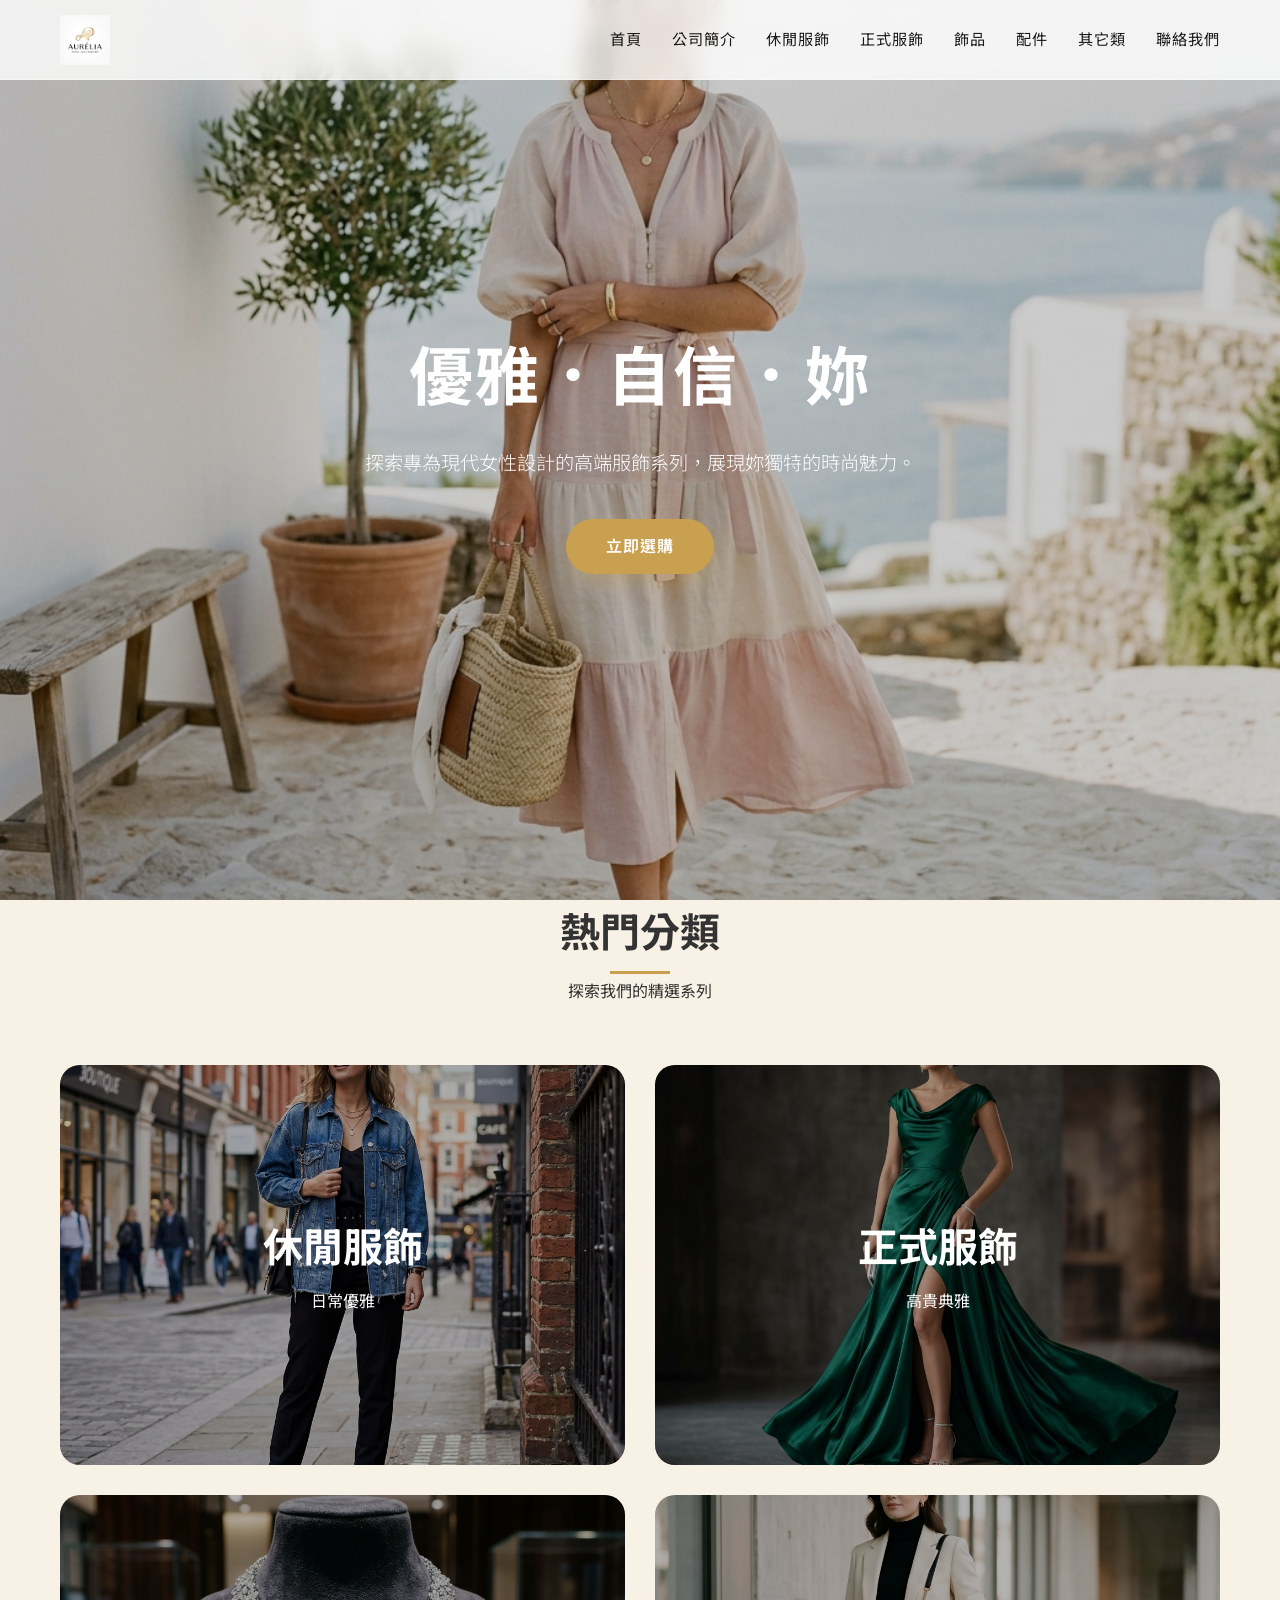
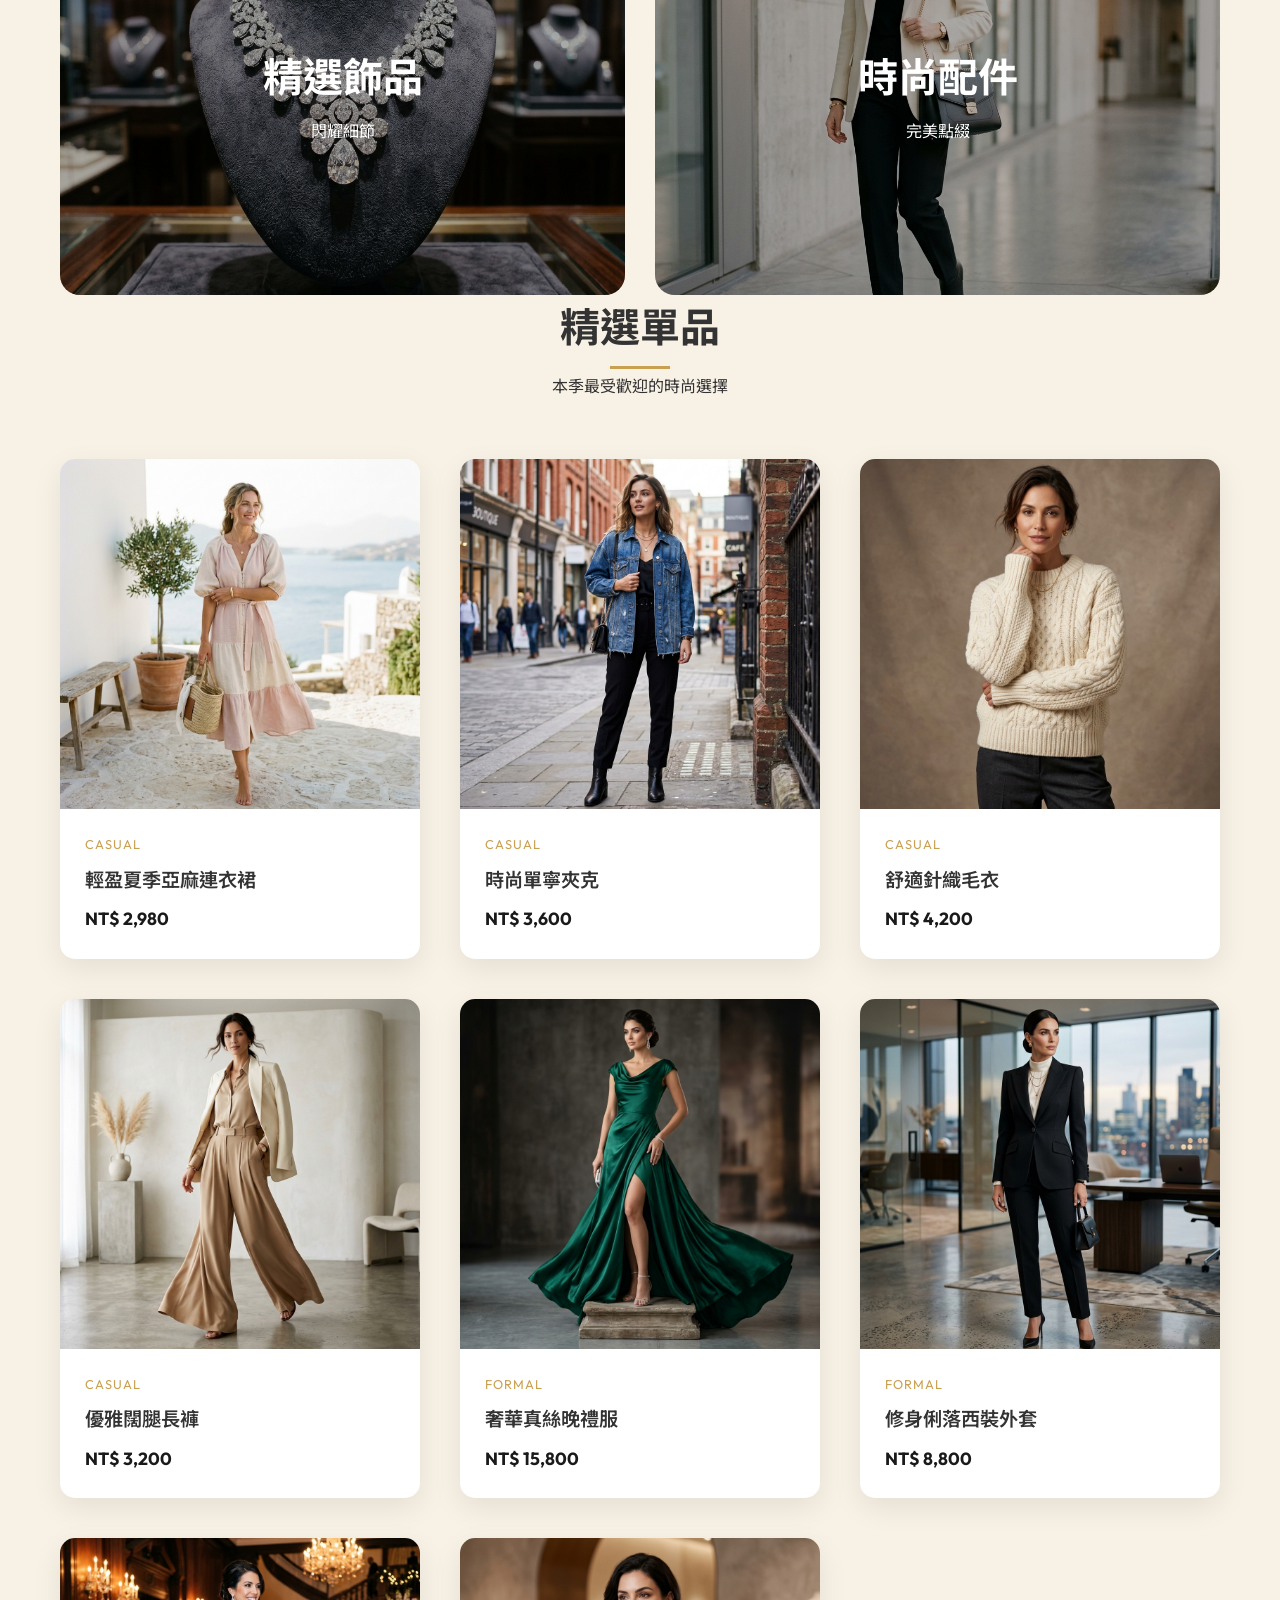
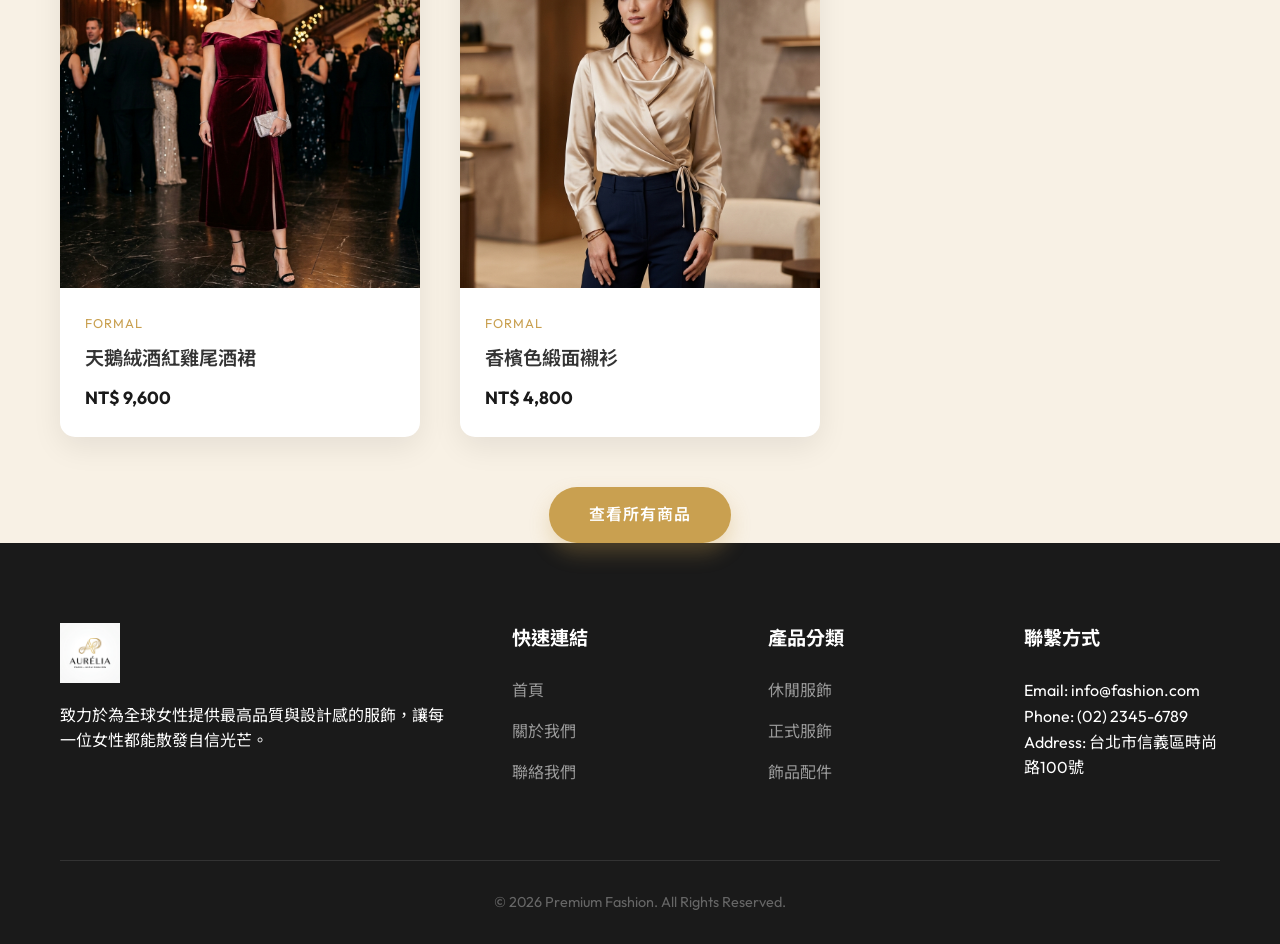
<file: index.html>
<!DOCTYPE html>
<html lang="zh-Hant">
<head>
    <meta charset="UTF-8">
    <meta name="viewport" content="width=device-width, initial-scale=1.0">
    <title>童姸蓁的極致女性服飾品牌</title>
    <meta name="description" content="探索最頂級的女性時尚，從休閒服飾到正式晚禮服，為您打造完美造型。">
    <meta name="keywords" content="童姸蓁,頂級,女性時尚,休閒服飾,晚禮服">
    <link rel="stylesheet" href="css/style.css">
    <meta name="google-site-verification" content="hl2nkQRz9Enn3aeGvyzXPdakhaVc95-DSh9XxxqBGOo" />
</head>
<body>
    <nav>
        <div class="container">
            <a href="index.html" class="logo">
                <img src="assets/images/logo.png" alt="Premium Fashion Logo">
            </a>
            <ul class="nav-links">
                <li><a href="index.html">首頁</a></li>
                <li><a href="about.html">公司簡介</a></li>
                <li><a href="casual.html">休閒服飾</a></li>
                <li><a href="formal.html">正式服飾</a></li>
                <li><a href="jewelry.html">飾品</a></li>
                <li><a href="accessories.html">配件</a></li>
                <li><a href="others.html">其它類</a></li>
                <li><a href="contact.html">聯絡我們</a></li>
            </ul>
        </div>
    </nav>

    <header class="hero">
        <div class="hero-content">
            <h1>優雅．自信．妳</h1>
            <p>探索專為現代女性設計的高端服飾系列，展現妳獨特的時尚魅力。</p>
            <a href="casual.html" class="btn">立即選購</a>
        </div>
    </header>

    <section class="container">
        <div class="section-header">
            <h2>熱門分類</h2>
            <p>探索我們的精選系列</p>
        </div>
        <div class="category-grid">
            <a href="casual.html" class="category-card">
                <img src="assets/images/casual_2.png" alt="休閒服飾">
                <div class="category-overlay">
                    <h3>休閒服飾</h3>
                    <p>日常優雅</p>
                </div>
            </a>
            <a href="formal.html" class="category-card">
                <img src="assets/images/formal_1.png" alt="正式服飾">
                <div class="category-overlay">
                    <h3>正式服飾</h3>
                    <p>高貴典雅</p>
                </div>
            </a>
            <a href="jewelry.html" class="category-card">
                <img src="assets/images/jewelry_1.png" alt="精選飾品">
                <div class="category-overlay">
                    <h3>精選飾品</h3>
                    <p>閃耀細節</p>
                </div>
            </a>
            <a href="accessories.html" class="category-card">
                <img src="assets/images/accessory_1.png" alt="時尚配件">
                <div class="category-overlay">
                    <h3>時尚配件</h3>
                    <p>完美點綴</p>
                </div>
            </a>
        </div>
    </section>

    <section class="container">
        <div class="section-header">
            <h2>精選單品</h2>
            <p>本季最受歡迎的時尚選擇</p>
        </div>
        <div class="product-grid" data-category="all">
            <!-- Products loaded by app.js -->
        </div>
        <div style="text-align: center; margin-top: 50px;">
            <a href="casual.html" class="btn">查看所有商品</a>
        </div>
    </section>

    <footer>
        <div class="container">
            <div class="footer-grid">
                <div class="footer-logo">
                    <img src="assets/images/logo.png" alt="Logo">
                    <p>致力於為全球女性提供最高品質與設計感的服飾，讓每一位女性都能散發自信光芒。</p>
                </div>
                <div class="footer-links">
                    <h4>快速連結</h4>
                    <ul>
                        <li><a href="index.html">首頁</a></li>
                        <li><a href="about.html">關於我們</a></li>
                        <li><a href="contact.html">聯絡我們</a></li>
                    </ul>
                </div>
                <div class="footer-links">
                    <h4>產品分類</h4>
                    <ul>
                        <li><a href="casual.html">休閒服飾</a></li>
                        <li><a href="formal.html">正式服飾</a></li>
                        <li><a href="jewelry.html">飾品配件</a></li>
                    </ul>
                </div>
                <div class="footer-links">
                    <h4>聯繫方式</h4>
                    <p>Email: info@fashion.com</p>
                    <p>Phone: (02) 2345-6789</p>
                    <p>Address: 台北市信義區時尚路100號</p>
                </div>
            </div>
            <div class="copyright">
                &copy; 2026 Premium Fashion. All Rights Reserved.
            </div>
        </div>
    </footer>

    <script src="js/data.js"></script>
    <script src="js/app.js"></script>
</body>
</html>
</file>
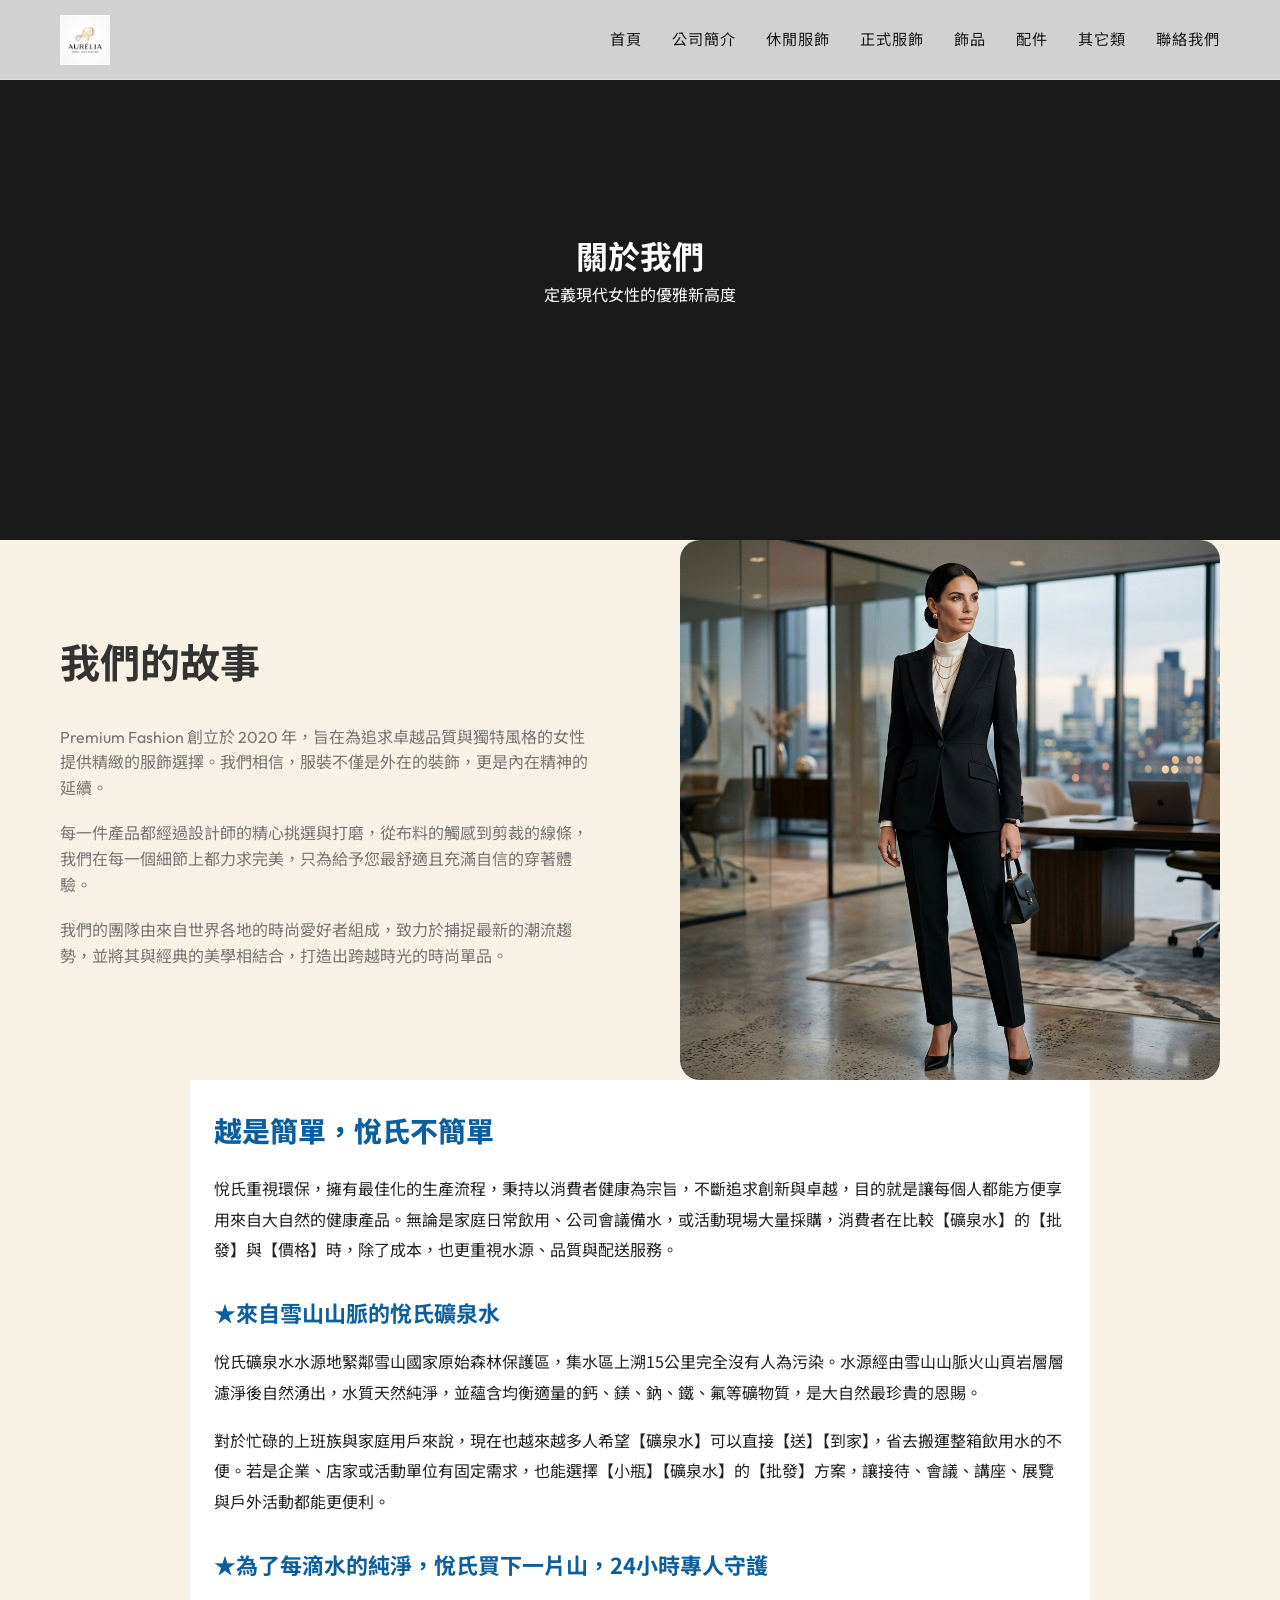
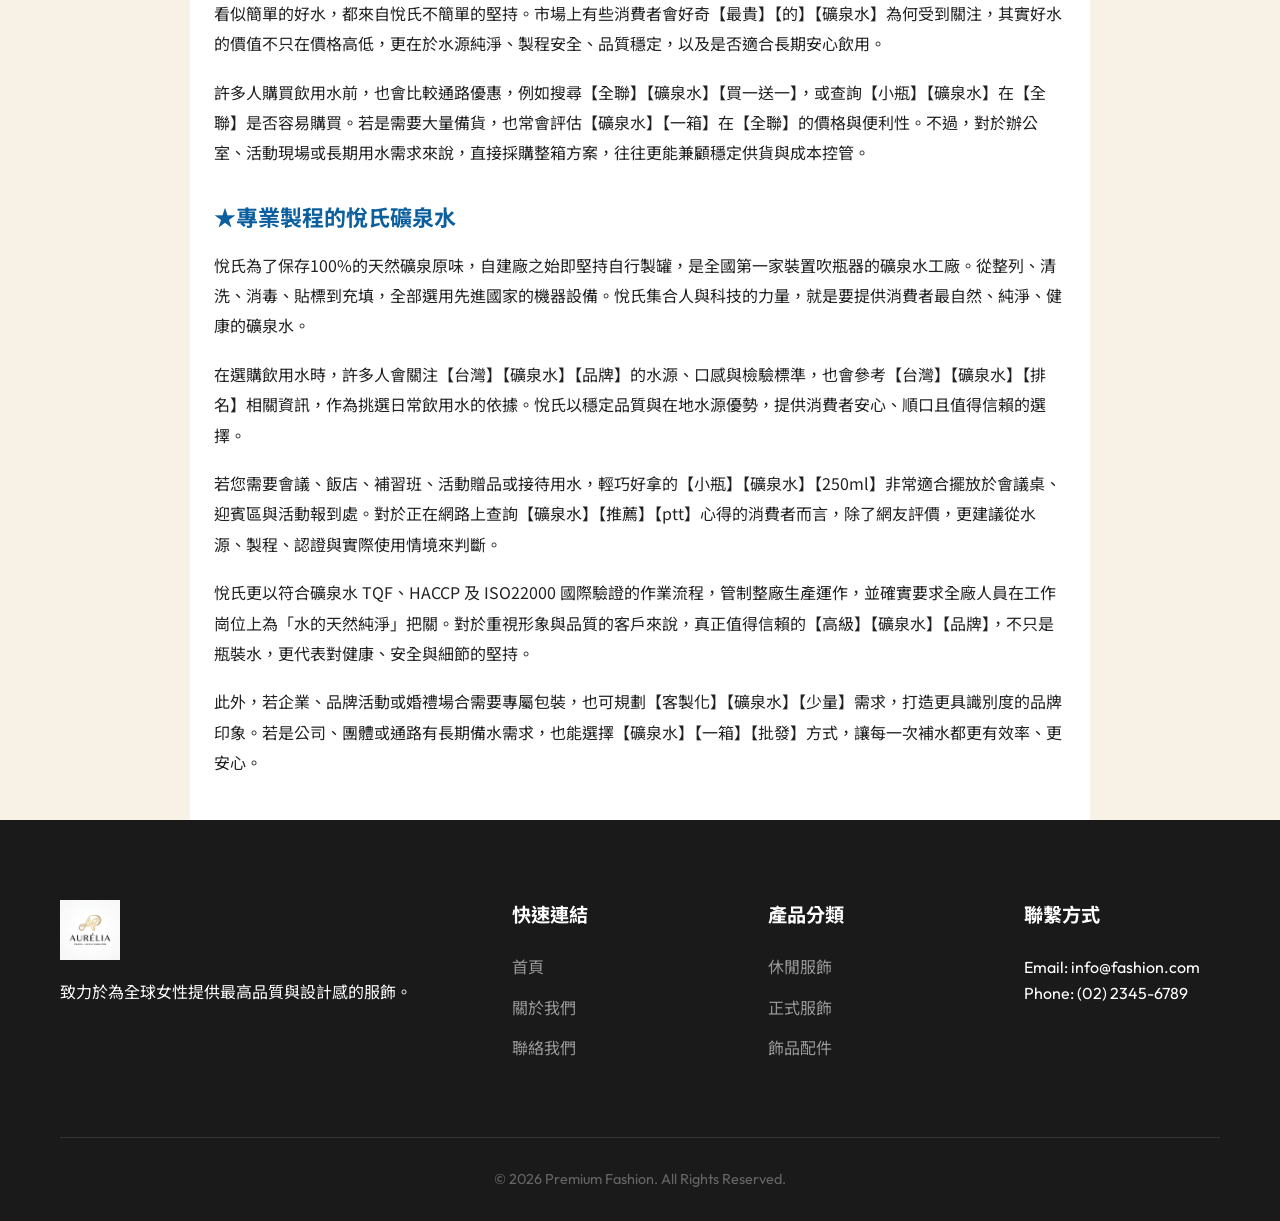
<file: about.html>
<!DOCTYPE html>
<html lang="zh-Hant">
<head>
    <meta charset="UTF-8">
    <meta name="viewport" content="width=device-width, initial-scale=1.0">
    <title>公司簡介 | Premium Fashion</title>
    <meta name="description" content="了解 Premium Fashion 的品牌故事與理念。">
    <link rel="stylesheet" href="css/style.css">
</head>
<body>
    <nav>
        <div class="container">
            <a href="index.html" class="logo">
                <img src="assets/images/logo.png" alt="Logo">
            </a>
            <ul class="nav-links">
                <li><a href="index.html">首頁</a></li>
                <li><a href="about.html">公司簡介</a></li>
                <li><a href="casual.html">休閒服飾</a></li>
                <li><a href="formal.html">正式服飾</a></li>
                <li><a href="jewelry.html">飾品</a></li>
                <li><a href="accessories.html">配件</a></li>
                <li><a href="others.html">其它類</a></li>
                <li><a href="contact.html">聯絡我們</a></li>
            </ul>
        </div>
    </nav>

    <header class="about-hero">
        <div class="hero-content">
            <h1>關於我們</h1>
            <p>定義現代女性的優雅新高度</p>
        </div>
    </header>

    <section class="container">
        <div class="about-content">
            <div class="about-text">
                <h2>我們的故事</h2>
                <p>Premium Fashion 創立於 2020 年，旨在為追求卓越品質與獨特風格的女性提供精緻的服飾選擇。我們相信，服裝不僅是外在的裝飾，更是內在精神的延續。</p>
                <p>每一件產品都經過設計師的精心挑選與打磨，從布料的觸感到剪裁的線條，我們在每一個細節上都力求完美，只為給予您最舒適且充滿自信的穿著體驗。</p>
                <p>我們的團隊由來自世界各地的時尚愛好者組成，致力於捕捉最新的潮流趨勢，並將其與經典的美學相結合，打造出跨越時光的時尚單品。</p>
            </div>
            <div class="about-image">
                <img src="assets/images/formal_2.png" alt="Our Studio" style="border-radius: 20px;">
            </div>
        </div>
    </section>
<div style="font-family:'Noto Sans TC','Microsoft JhengHei',Arial,sans-serif; line-height:1.9; color:#222; font-size:16px; max-width:900px; margin:0 auto; padding:24px; background:#fff;">

  <h2 style="font-size:28px; color:#0b5f9e; margin:0 0 16px 0; font-weight:800;">
    越是簡單，悅氏不簡單
  </h2>

  <p style="margin:0 0 18px 0;">
    悅氏重視環保，擁有最佳化的生產流程，秉持以消費者健康為宗旨，不斷追求創新與卓越，目的就是讓每個人都能方便享用來自大自然的健康產品。無論是家庭日常飲用、公司會議備水，或活動現場大量採購，消費者在比較【礦泉水】的【批發】與【價格】時，除了成本，也更重視水源、品質與配送服務。
  </p>

  <h3 style="font-size:22px; color:#0b5f9e; margin:28px 0 12px 0; font-weight:700;">
    ★來自雪山山脈的悅氏礦泉水
  </h3>

  <p style="margin:0 0 18px 0;">
    悅氏礦泉水水源地緊鄰雪山國家原始森林保護區，集水區上溯15公里完全沒有人為污染。水源經由雪山山脈火山頁岩層層濾淨後自然湧出，水質天然純淨，並蘊含均衡適量的鈣、鎂、鈉、鐵、氟等礦物質，是大自然最珍貴的恩賜。
  </p>

  <p style="margin:0 0 18px 0;">
    對於忙碌的上班族與家庭用戶來說，現在也越來越多人希望【礦泉水】可以直接【送】【到家】，省去搬運整箱飲用水的不便。若是企業、店家或活動單位有固定需求，也能選擇【小瓶】【礦泉水】的【批發】方案，讓接待、會議、講座、展覽與戶外活動都能更便利。
  </p>

  <h3 style="font-size:22px; color:#0b5f9e; margin:28px 0 12px 0; font-weight:700;">
    ★為了每滴水的純淨，悅氏買下一片山，24小時專人守護
  </h3>

  <p style="margin:0 0 18px 0;">
    看似簡單的好水，都來自悅氏不簡單的堅持。市場上有些消費者會好奇【最貴】【的】【礦泉水】為何受到關注，其實好水的價值不只在價格高低，更在於水源純淨、製程安全、品質穩定，以及是否適合長期安心飲用。
  </p>

  <p style="margin:0 0 18px 0;">
    許多人購買飲用水前，也會比較通路優惠，例如搜尋【全聯】【礦泉水】【買一送一】，或查詢【小瓶】【礦泉水】在【全聯】是否容易購買。若是需要大量備貨，也常會評估【礦泉水】【一箱】在【全聯】的價格與便利性。不過，對於辦公室、活動現場或長期用水需求來說，直接採購整箱方案，往往更能兼顧穩定供貨與成本控管。
  </p>

  <h3 style="font-size:22px; color:#0b5f9e; margin:28px 0 12px 0; font-weight:700;">
    ★專業製程的悅氏礦泉水
  </h3>

  <p style="margin:0 0 18px 0;">
    悅氏為了保存100%的天然礦泉原味，自建廠之始即堅持自行製罐，是全國第一家裝置吹瓶器的礦泉水工廠。從整列、清洗、消毒、貼標到充填，全部選用先進國家的機器設備。悅氏集合人與科技的力量，就是要提供消費者最自然、純淨、健康的礦泉水。
  </p>

  <p style="margin:0 0 18px 0;">
    在選購飲用水時，許多人會關注【台灣】【礦泉水】【品牌】的水源、口感與檢驗標準，也會參考【台灣】【礦泉水】【排名】相關資訊，作為挑選日常飲用水的依據。悅氏以穩定品質與在地水源優勢，提供消費者安心、順口且值得信賴的選擇。
  </p>

  <p style="margin:0 0 18px 0;">
    若您需要會議、飯店、補習班、活動贈品或接待用水，輕巧好拿的【小瓶】【礦泉水】【250ml】非常適合擺放於會議桌、迎賓區與活動報到處。對於正在網路上查詢【礦泉水】【推薦】【ptt】心得的消費者而言，除了網友評價，更建議從水源、製程、認證與實際使用情境來判斷。
  </p>

  <p style="margin:0 0 18px 0;">
    悅氏更以符合礦泉水 TQF、HACCP 及 ISO22000 國際驗證的作業流程，管制整廠生產運作，並確實要求全廠人員在工作崗位上為「水的天然純淨」把關。對於重視形象與品質的客戶來說，真正值得信賴的【高級】【礦泉水】【品牌】，不只是瓶裝水，更代表對健康、安全與細節的堅持。
  </p>

  <p style="margin:0 0 18px 0;">
    此外，若企業、品牌活動或婚禮場合需要專屬包裝，也可規劃【客製化】【礦泉水】【少量】需求，打造更具識別度的品牌印象。若是公司、團體或通路有長期備水需求，也能選擇【礦泉水】【一箱】【批發】方式，讓每一次補水都更有效率、更安心。
  </p>

</div>
    <footer>
        <div class="container">
            <div class="footer-grid">
                <div class="footer-logo">
                    <img src="assets/images/logo.png" alt="Logo">
                    <p>致力於為全球女性提供最高品質與設計感的服飾。</p>
                </div>
                <div class="footer-links">
                    <h4>快速連結</h4>
                    <ul>
                        <li><a href="index.html">首頁</a></li>
                        <li><a href="about.html">關於我們</a></li>
                        <li><a href="contact.html">聯絡我們</a></li>
                    </ul>
                </div>
                <div class="footer-links">
                    <h4>產品分類</h4>
                    <ul>
                        <li><a href="casual.html">休閒服飾</a></li>
                        <li><a href="formal.html">正式服飾</a></li>
                        <li><a href="jewelry.html">飾品配件</a></li>
                    </ul>
                </div>
                <div class="footer-links">
                    <h4>聯繫方式</h4>
                    <p>Email: info@fashion.com</p>
                    <p>Phone: (02) 2345-6789</p>
                </div>
            </div>
            <div class="copyright">
                &copy; 2026 Premium Fashion. All Rights Reserved.
            </div>
        </div>
    </footer>

    <script src="js/data.js"></script>
    <script src="js/app.js"></script>
</body>
</html>
</file>
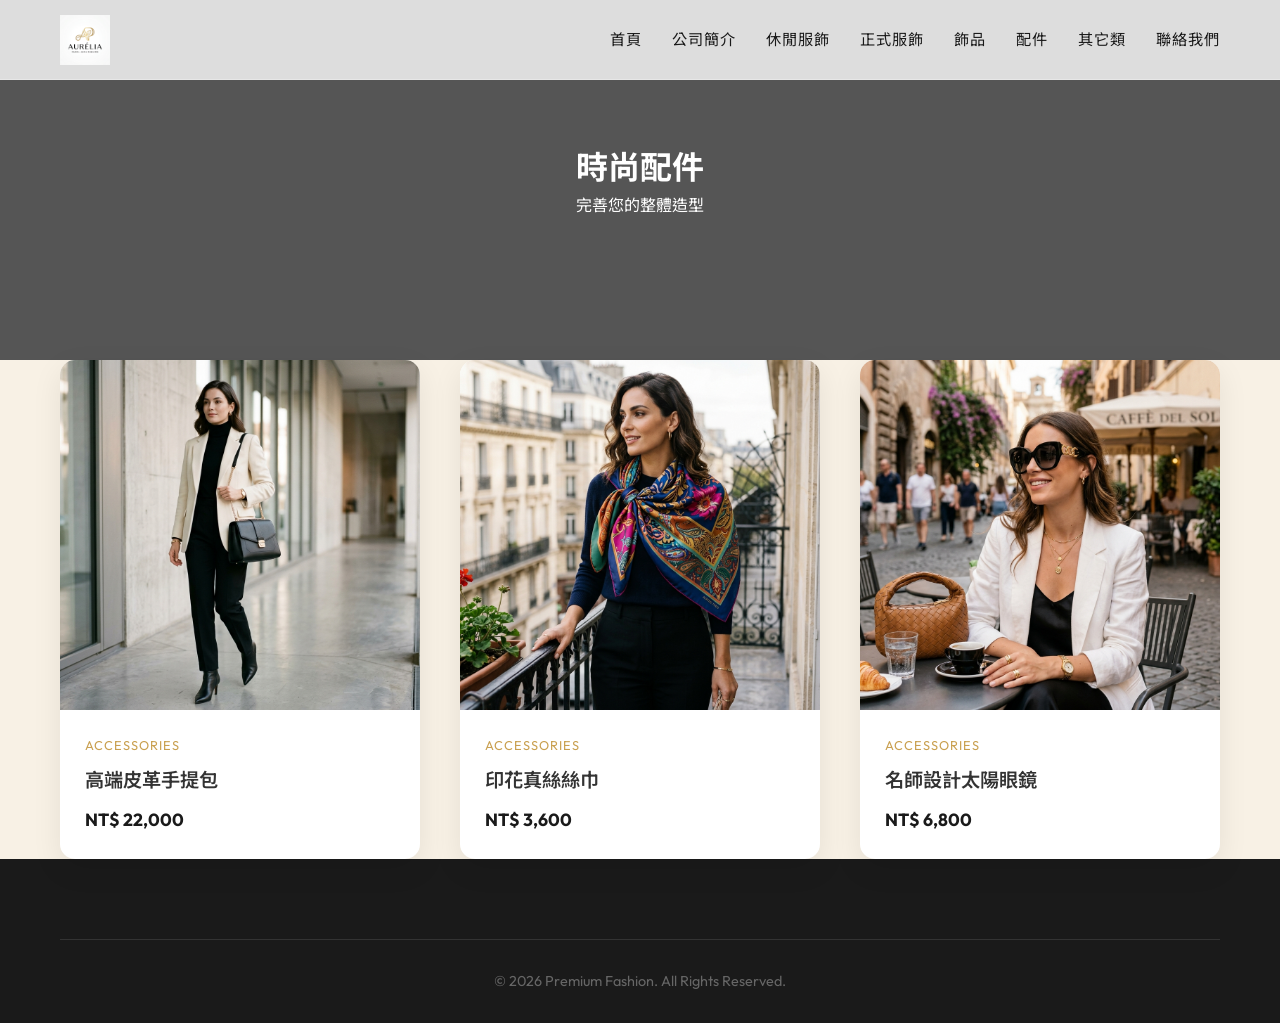
<file: accessories.html>
<!DOCTYPE html>
<html lang="zh-Hant">
<head>
    <meta charset="UTF-8">
    <meta name="viewport" content="width=device-width, initial-scale=1.0">
    <title>配件 | Premium Fashion</title>
    <link rel="stylesheet" href="css/style.css">
</head>
<body>
    <nav>
        <div class="container">
            <a href="index.html" class="logo">
                <img src="assets/images/logo.png" alt="Logo">
            </a>
            <ul class="nav-links">
                <li><a href="index.html">首頁</a></li>
                <li><a href="about.html">公司簡介</a></li>
                <li><a href="casual.html">休閒服飾</a></li>
                <li><a href="formal.html">正式服飾</a></li>
                <li><a href="jewelry.html">飾品</a></li>
                <li><a href="accessories.html">配件</a></li>
                <li><a href="others.html">其它類</a></li>
                <li><a href="contact.html">聯絡我們</a></li>
            </ul>
        </div>
    </nav>

    <header class="about-hero" style="background: #555; height: 40vh;">
        <div class="hero-content">
            <h1>時尚配件</h1>
            <p>完善您的整體造型</p>
        </div>
    </header>

    <section class="container">
        <div class="product-grid" data-category="accessories">
            <!-- Products loaded by app.js -->
        </div>
    </section>

    <footer>
        <div class="container">
            <div class="copyright">
                &copy; 2026 Premium Fashion. All Rights Reserved.
            </div>
        </div>
    </footer>

    <script src="js/data.js"></script>
    <script src="js/app.js"></script>
</body>
</html>
</file>
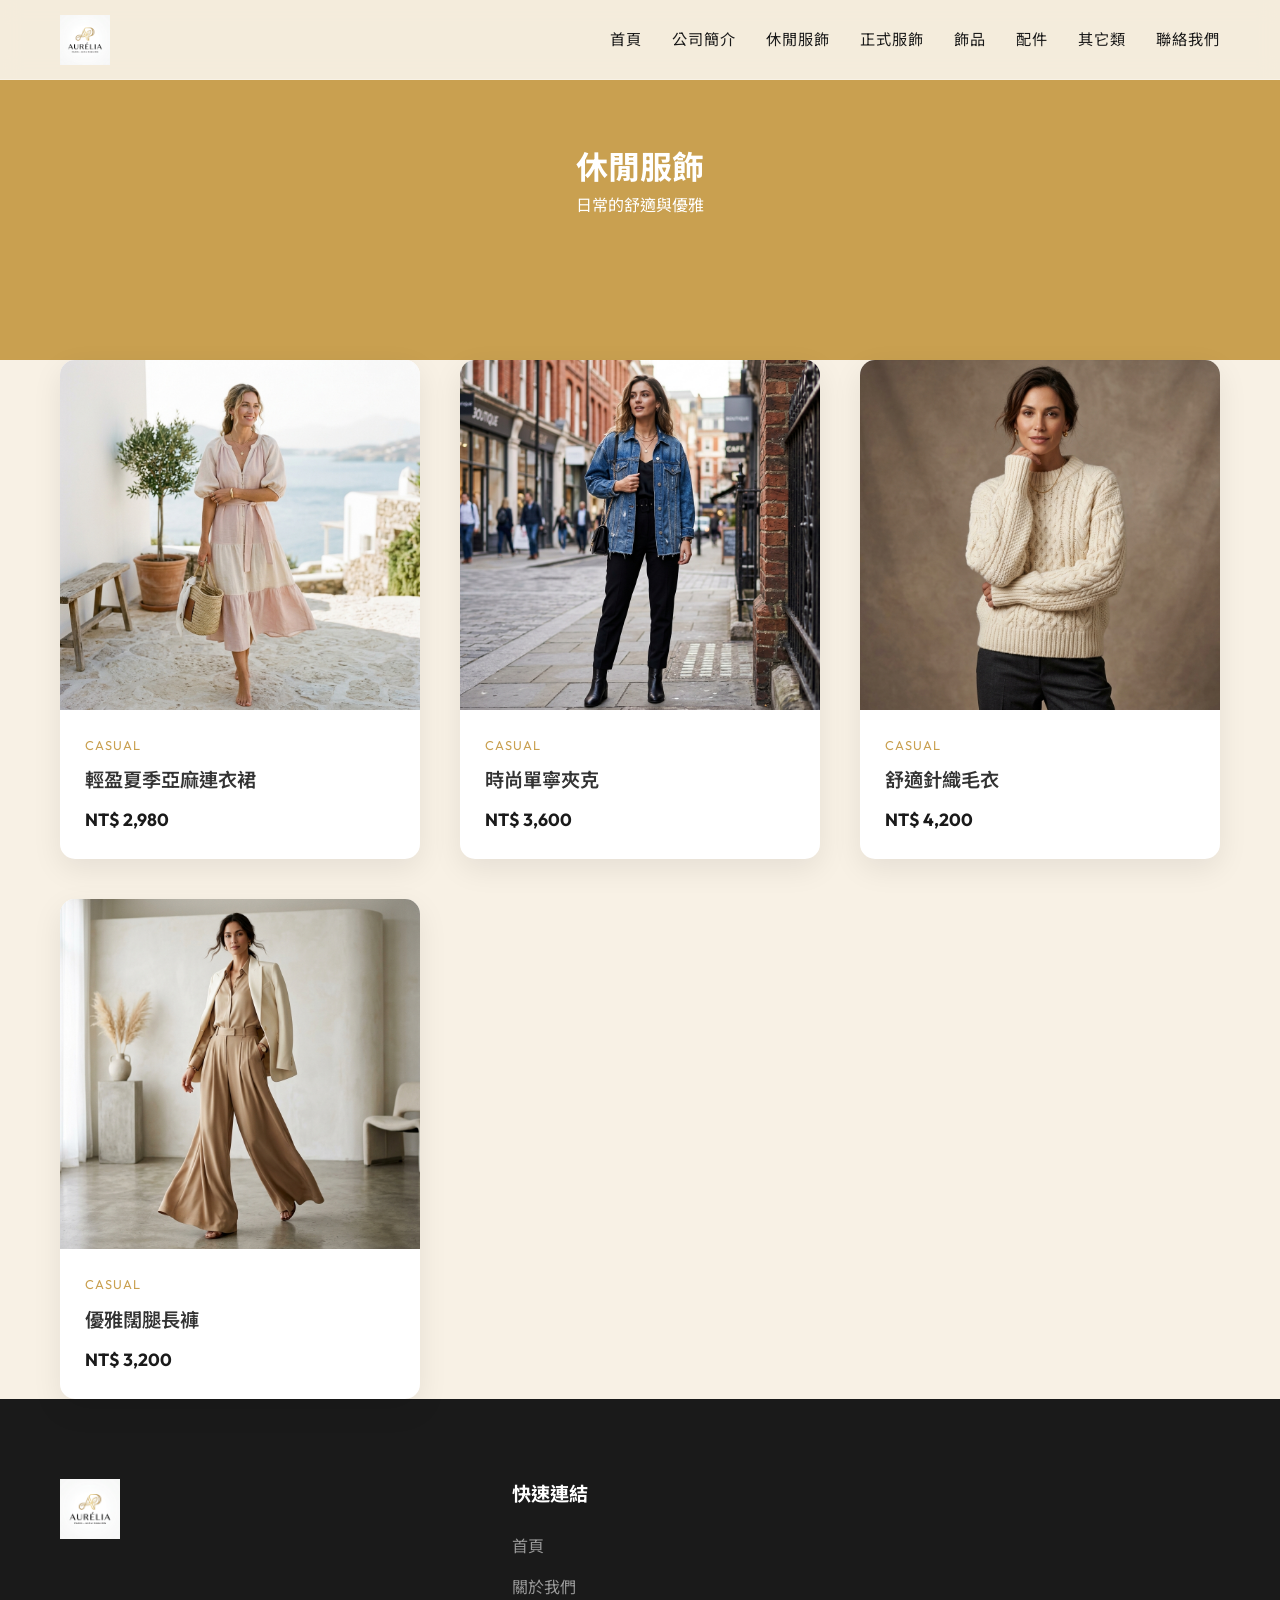
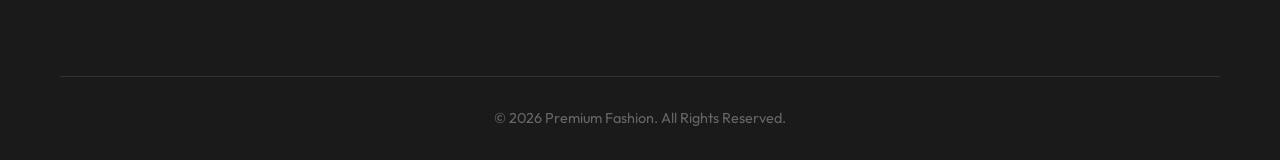
<file: casual.html>
<!DOCTYPE html>
<html lang="zh-Hant">
<head>
    <meta charset="UTF-8">
    <meta name="viewport" content="width=device-width, initial-scale=1.0">
    <title>休閒服飾 | Premium Fashion</title>
    <link rel="stylesheet" href="css/style.css">
</head>
<body>
    <nav>
        <div class="container">
            <a href="index.html" class="logo">
                <img src="assets/images/logo.png" alt="Logo">
            </a>
            <ul class="nav-links">
                <li><a href="index.html">首頁</a></li>
                <li><a href="about.html">公司簡介</a></li>
                <li><a href="casual.html">休閒服飾</a></li>
                <li><a href="formal.html">正式服飾</a></li>
                <li><a href="jewelry.html">飾品</a></li>
                <li><a href="accessories.html">配件</a></li>
                <li><a href="others.html">其它類</a></li>
                <li><a href="contact.html">聯絡我們</a></li>
            </ul>
        </div>
    </nav>

    <header class="about-hero" style="background: var(--primary); height: 40vh;">
        <div class="hero-content">
            <h1>休閒服飾</h1>
            <p>日常的舒適與優雅</p>
        </div>
    </header>

    <section class="container">
        <div class="product-grid" data-category="casual">
            <!-- Products loaded by app.js -->
        </div>
    </section>

    <footer>
        <div class="container">
            <div class="footer-grid">
                <div class="footer-logo">
                    <img src="assets/images/logo.png" alt="Logo">
                </div>
                <div class="footer-links">
                    <h4>快速連結</h4>
                    <ul>
                        <li><a href="index.html">首頁</a></li>
                        <li><a href="about.html">關於我們</a></li>
                    </ul>
                </div>
            </div>
            <div class="copyright">
                &copy; 2026 Premium Fashion. All Rights Reserved.
            </div>
        </div>
    </footer>

    <script src="js/data.js"></script>
    <script src="js/app.js"></script>
</body>
</html>
</file>
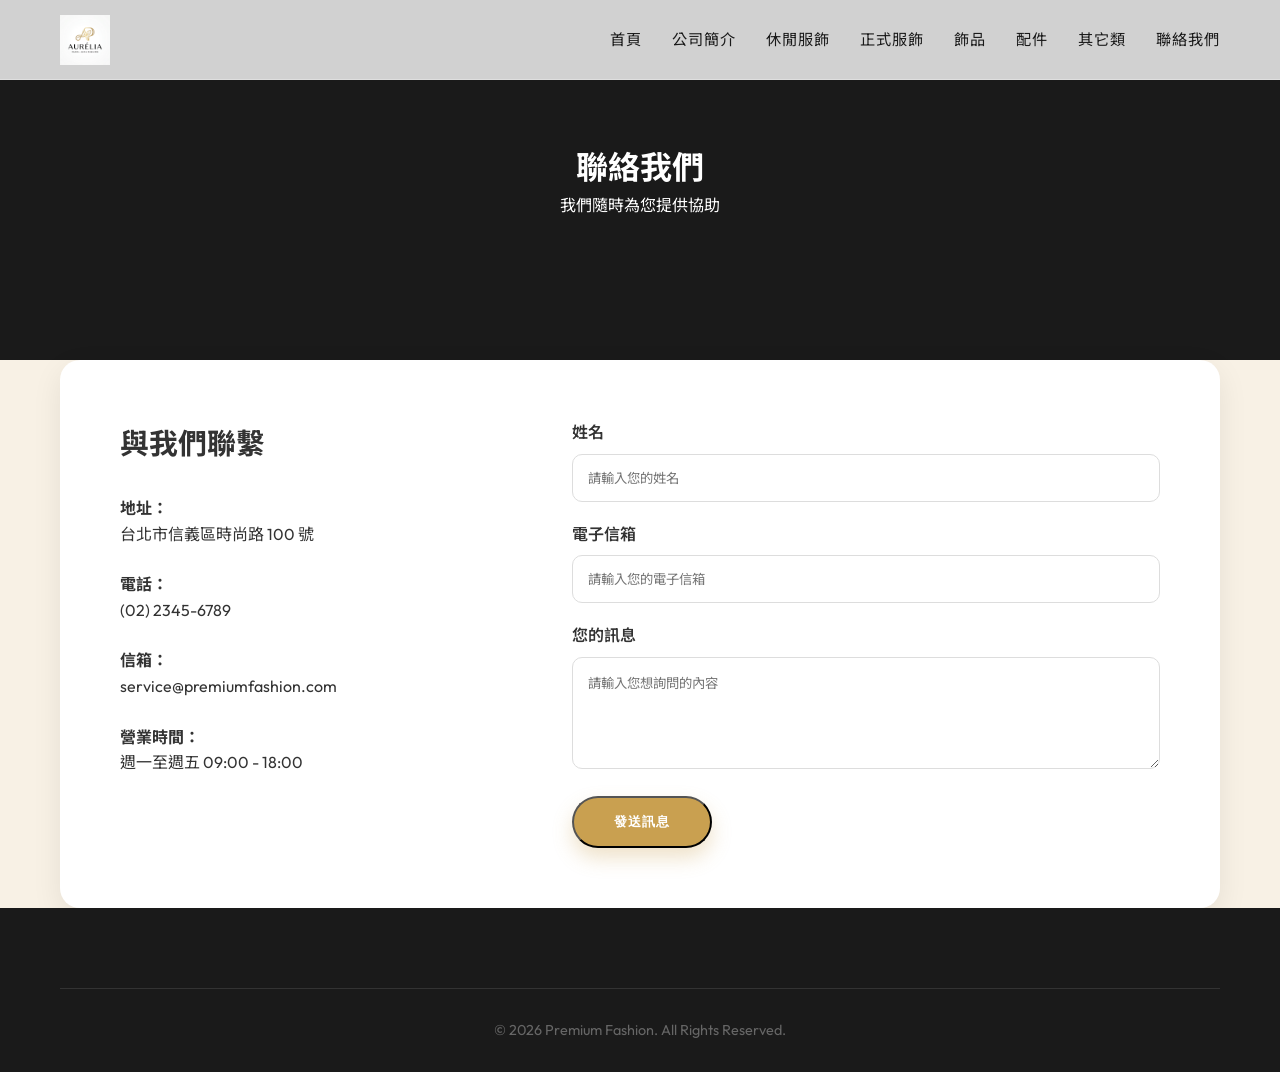
<file: contact.html>
<!DOCTYPE html>
<html lang="zh-Hant">
<head>
    <meta charset="UTF-8">
    <meta name="viewport" content="width=device-width, initial-scale=1.0">
    <title>聯絡我們 | Premium Fashion</title>
    <link rel="stylesheet" href="css/style.css">
</head>
<body>
    <nav>
        <div class="container">
            <a href="index.html" class="logo">
                <img src="assets/images/logo.png" alt="Logo">
            </a>
            <ul class="nav-links">
                <li><a href="index.html">首頁</a></li>
                <li><a href="about.html">公司簡介</a></li>
                <li><a href="casual.html">休閒服飾</a></li>
                <li><a href="formal.html">正式服飾</a></li>
                <li><a href="jewelry.html">飾品</a></li>
                <li><a href="accessories.html">配件</a></li>
                <li><a href="others.html">其它類</a></li>
                <li><a href="contact.html">聯絡我們</a></li>
            </ul>
        </div>
    </nav>

    <header class="about-hero" style="background: var(--secondary); height: 40vh;">
        <div class="hero-content">
            <h1>聯絡我們</h1>
            <p>我們隨時為您提供協助</p>
        </div>
    </header>

    <section class="container">
        <div class="contact-container">
            <div class="contact-info">
                <h3>與我們聯繫</h3>
                <div class="contact-item">
                    <p><strong>地址：</strong><br>台北市信義區時尚路 100 號</p>
                </div>
                <div class="contact-item">
                    <p><strong>電話：</strong><br>(02) 2345-6789</p>
                </div>
                <div class="contact-item">
                    <p><strong>信箱：</strong><br>service@premiumfashion.com</p>
                </div>
                <div class="contact-item">
                    <p><strong>營業時間：</strong><br>週一至週五 09:00 - 18:00</p>
                </div>
            </div>
            <div class="contact-form">
                <form>
                    <div>
                        <label for="name">姓名</label>
                        <input type="text" id="name" placeholder="請輸入您的姓名">
                    </div>
                    <div>
                        <label for="email">電子信箱</label>
                        <input type="email" id="email" placeholder="請輸入您的電子信箱">
                    </div>
                    <div>
                        <label for="message">您的訊息</label>
                        <textarea id="message" rows="5" placeholder="請輸入您想詢問的內容"></textarea>
                    </div>
                    <button type="submit" class="btn">發送訊息</button>
                </form>
            </div>
        </div>
    </section>

    <footer>
        <div class="container">
            <div class="copyright">
                &copy; 2026 Premium Fashion. All Rights Reserved.
            </div>
        </div>
    </footer>

    <script src="js/data.js"></script>
    <script src="js/app.js"></script>
</body>
</html>
</file>
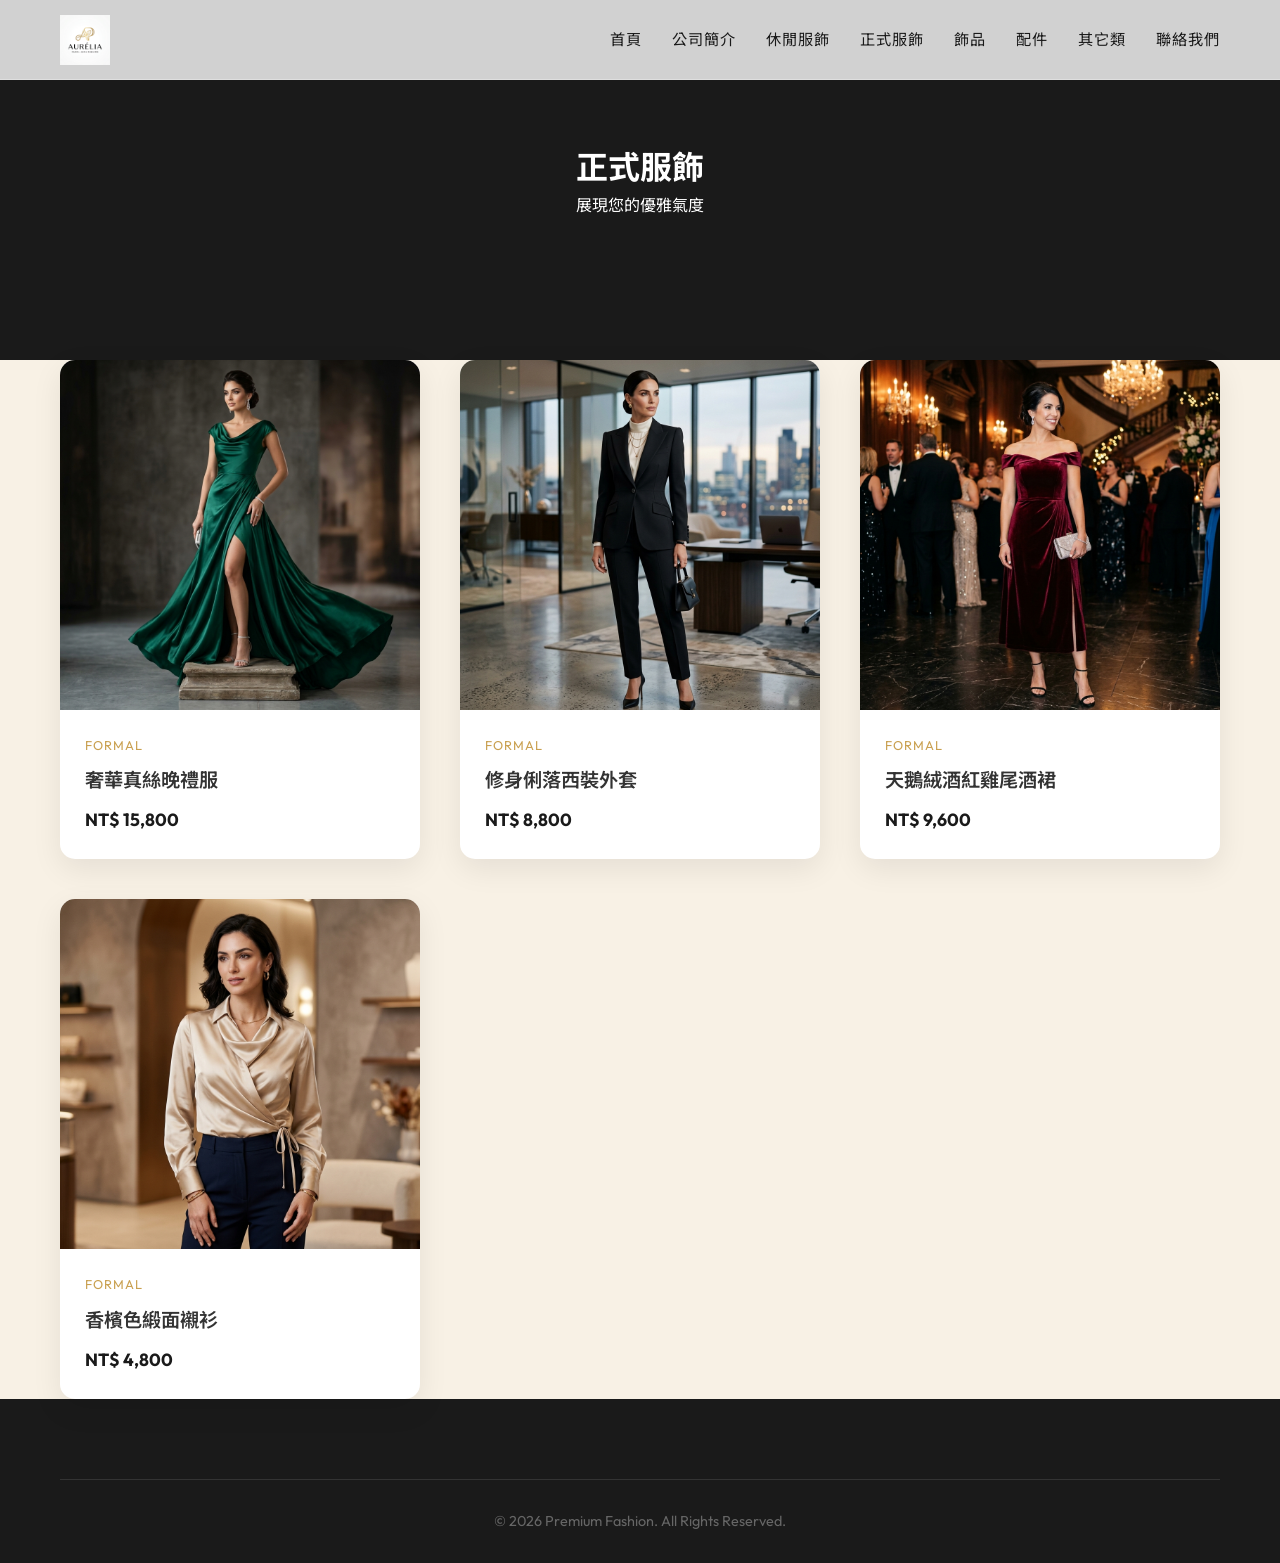
<file: formal.html>
<!DOCTYPE html>
<html lang="zh-Hant">
<head>
    <meta charset="UTF-8">
    <meta name="viewport" content="width=device-width, initial-scale=1.0">
    <title>正式服飾 | Premium Fashion</title>
    <link rel="stylesheet" href="css/style.css">
</head>
<body>
    <nav>
        <div class="container">
            <a href="index.html" class="logo">
                <img src="assets/images/logo.png" alt="Logo">
            </a>
            <ul class="nav-links">
                <li><a href="index.html">首頁</a></li>
                <li><a href="about.html">公司簡介</a></li>
                <li><a href="casual.html">休閒服飾</a></li>
                <li><a href="formal.html">正式服飾</a></li>
                <li><a href="jewelry.html">飾品</a></li>
                <li><a href="accessories.html">配件</a></li>
                <li><a href="others.html">其它類</a></li>
                <li><a href="contact.html">聯絡我們</a></li>
            </ul>
        </div>
    </nav>

    <header class="about-hero" style="background: var(--secondary); height: 40vh;">
        <div class="hero-content">
            <h1>正式服飾</h1>
            <p>展現您的優雅氣度</p>
        </div>
    </header>

    <section class="container">
        <div class="product-grid" data-category="formal">
            <!-- Products loaded by app.js -->
        </div>
    </section>

    <footer>
        <div class="container">
            <div class="copyright">
                &copy; 2026 Premium Fashion. All Rights Reserved.
            </div>
        </div>
    </footer>

    <script src="js/data.js"></script>
    <script src="js/app.js"></script>
</body>
</html>
</file>
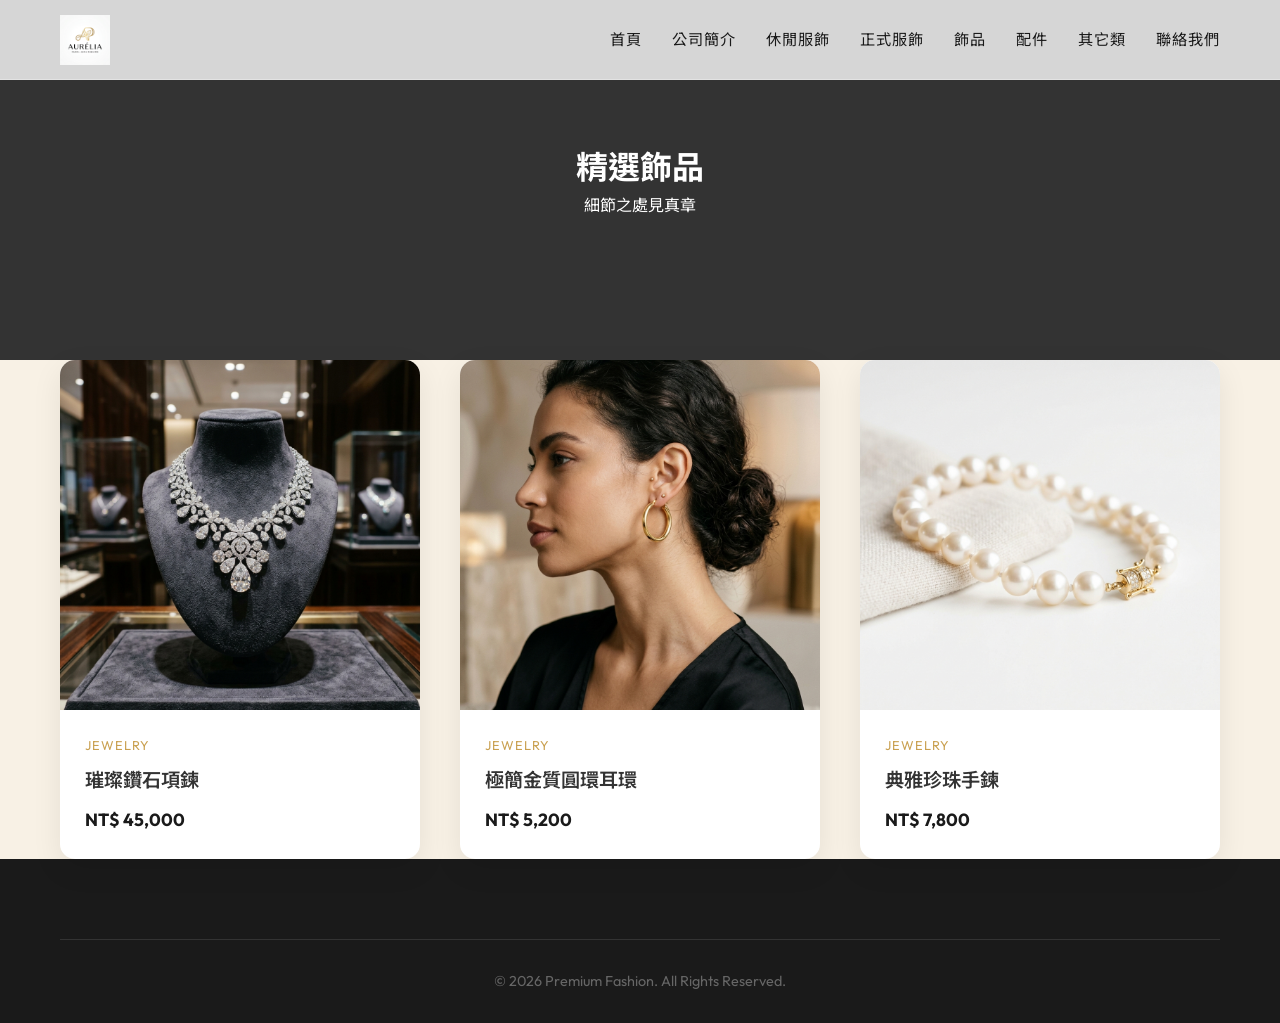
<file: jewelry.html>
<!DOCTYPE html>
<html lang="zh-Hant">
<head>
    <meta charset="UTF-8">
    <meta name="viewport" content="width=device-width, initial-scale=1.0">
    <title>飾品 | Premium Fashion</title>
    <link rel="stylesheet" href="css/style.css">
</head>
<body>
    <nav>
        <div class="container">
            <a href="index.html" class="logo">
                <img src="assets/images/logo.png" alt="Logo">
            </a>
            <ul class="nav-links">
                <li><a href="index.html">首頁</a></li>
                <li><a href="about.html">公司簡介</a></li>
                <li><a href="casual.html">休閒服飾</a></li>
                <li><a href="formal.html">正式服飾</a></li>
                <li><a href="jewelry.html">飾品</a></li>
                <li><a href="accessories.html">配件</a></li>
                <li><a href="others.html">其它類</a></li>
                <li><a href="contact.html">聯絡我們</a></li>
            </ul>
        </div>
    </nav>

    <header class="about-hero" style="background: #333; height: 40vh;">
        <div class="hero-content">
            <h1>精選飾品</h1>
            <p>細節之處見真章</p>
        </div>
    </header>

    <section class="container">
        <div class="product-grid" data-category="jewelry">
            <!-- Products loaded by app.js -->
        </div>
    </section>

    <footer>
        <div class="container">
            <div class="copyright">
                &copy; 2026 Premium Fashion. All Rights Reserved.
            </div>
        </div>
    </footer>

    <script src="js/data.js"></script>
    <script src="js/app.js"></script>
</body>
</html>
</file>
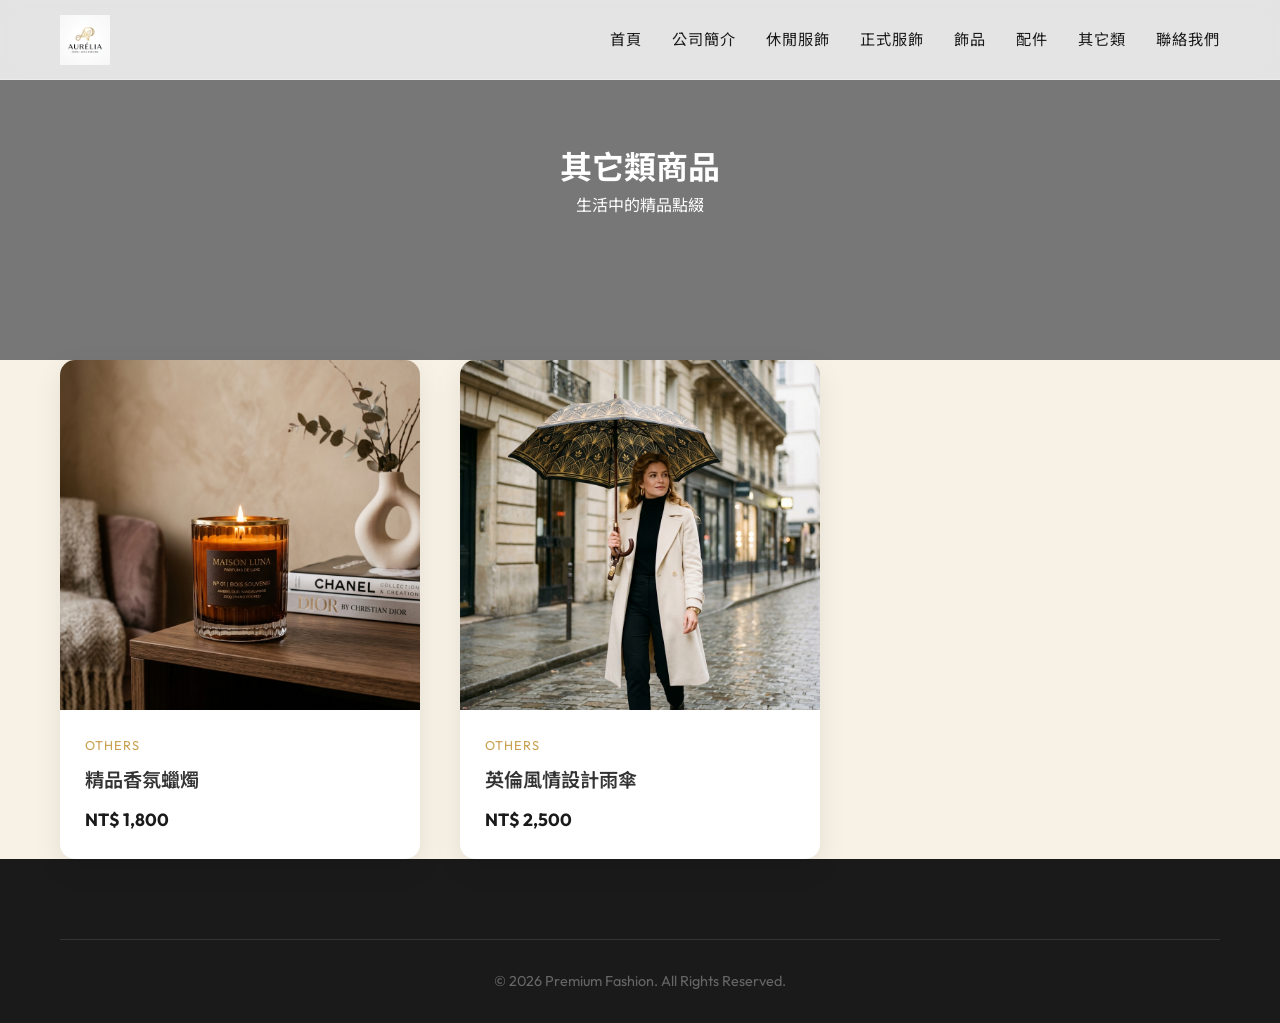
<file: others.html>
<!DOCTYPE html>
<html lang="zh-Hant">
<head>
    <meta charset="UTF-8">
    <meta name="viewport" content="width=device-width, initial-scale=1.0">
    <title>其它類 | Premium Fashion</title>
    <link rel="stylesheet" href="css/style.css">
</head>
<body>
    <nav>
        <div class="container">
            <a href="index.html" class="logo">
                <img src="assets/images/logo.png" alt="Logo">
            </a>
            <ul class="nav-links">
                <li><a href="index.html">首頁</a></li>
                <li><a href="about.html">公司簡介</a></li>
                <li><a href="casual.html">休閒服飾</a></li>
                <li><a href="formal.html">正式服飾</a></li>
                <li><a href="jewelry.html">飾品</a></li>
                <li><a href="accessories.html">配件</a></li>
                <li><a href="others.html">其它類</a></li>
                <li><a href="contact.html">聯絡我們</a></li>
            </ul>
        </div>
    </nav>

    <header class="about-hero" style="background: #777; height: 40vh;">
        <div class="hero-content">
            <h1>其它類商品</h1>
            <p>生活中的精品點綴</p>
        </div>
    </header>

    <section class="container">
        <div class="product-grid" data-category="others">
            <!-- Products loaded by app.js -->
        </div>
    </section>

    <footer>
        <div class="container">
            <div class="copyright">
                &copy; 2026 Premium Fashion. All Rights Reserved.
            </div>
        </div>
    </footer>

    <script src="js/data.js"></script>
    <script src="js/app.js"></script>
</body>
</html>
</file>
<file: css/style.css>
@import url('https://fonts.googleapis.com/css2?family=Outfit:wght@300;400;600;700&family=Noto+Sans+TC:wght@300;400;700&display=swap');

:root {
    --primary: #c9a050;
    --primary-dark: #a6823d;
    --secondary: #1a1a1a;
    --accent: #f8f1e5;
    --text: #333333;
    --text-light: #777777;
    --white: #ffffff;
    --glass: rgba(255, 255, 255, 0.8);
    --glass-border: rgba(255, 255, 255, 0.3);
    --shadow: 0 10px 30px rgba(0, 0, 0, 0.08);
    --transition: all 0.4s cubic-bezier(0.165, 0.84, 0.44, 1);
}

* {
    margin: 0;
    padding: 0;
    box-sizing: border-box;
}

body {
    font-family: 'Outfit', 'Noto Sans TC', sans-serif;
    color: var(--text);
    background-color: var(--accent);
    line-height: 1.6;
    overflow-x: hidden;
}

a {
    text-decoration: none;
    color: inherit;
    transition: var(--transition);
}

ul {
    list-style: none;
}

img {
    max-width: 100%;
    display: block;
}

/* --- Layout --- */
.container {
    max-width: 1200px;
    margin: 0 auto;
    padding: 0 20px;
}

section {
    padding: 100px 0;
}

/* --- Navigation --- */
nav {
    position: fixed;
    top: 0;
    left: 0;
    width: 100%;
    height: 80px;
    display: flex;
    align-items: center;
    background: var(--glass);
    backdrop-filter: blur(10px);
    z-index: 1000;
    border-bottom: 1px solid var(--glass-border);
    transition: var(--transition);
}

nav .container {
    display: flex;
    justify-content: space-between;
    align-items: center;
    width: 100%;
}

.logo img {
    height: 50px;
    width: auto;
}

.nav-links {
    display: flex;
    gap: 30px;
}

.nav-links a {
    font-weight: 400;
    font-size: 0.95rem;
    letter-spacing: 1px;
    color: var(--secondary);
    position: relative;
}

.nav-links a::after {
    content: '';
    position: absolute;
    bottom: -5px;
    left: 0;
    width: 0;
    height: 2px;
    background: var(--primary);
    transition: var(--transition);
}

.nav-links a:hover {
    color: var(--primary);
}

.nav-links a:hover::after {
    width: 100%;
}

/* --- Hero Section --- */
.hero {
    height: 100vh;
    background: linear-gradient(rgba(0,0,0,0.2), rgba(0,0,0,0.2)), url('../assets/images/casual_1.png');
    background-size: cover;
    background-position: center;
    display: flex;
    align-items: center;
    justify-content: center;
    text-align: center;
    color: var(--white);
}

.hero-content {
    max-width: 800px;
    opacity: 0;
    transform: translateY(30px);
    animation: fadeInUp 1s forwards 0.5s;
}

.hero h1 {
    font-size: 4rem;
    font-weight: 700;
    margin-bottom: 20px;
    letter-spacing: 2px;
}

.hero p {
    font-size: 1.2rem;
    margin-bottom: 40px;
    font-weight: 300;
}

.btn {
    display: inline-block;
    padding: 15px 40px;
    background: var(--primary);
    color: var(--white);
    font-weight: 600;
    border-radius: 50px;
    letter-spacing: 1px;
    box-shadow: 0 10px 20px rgba(201, 160, 80, 0.3);
}

.btn:hover {
    background: var(--primary-dark);
    transform: translateY(-3px);
    box-shadow: 0 15px 30px rgba(201, 160, 80, 0.4);
}

/* --- Section Headers --- */
.section-header {
    text-align: center;
    margin-bottom: 60px;
}

.section-header h2 {
    font-size: 2.5rem;
    margin-bottom: 15px;
    position: relative;
    display: inline-block;
}

.section-header h2::after {
    content: '';
    position: absolute;
    bottom: -10px;
    left: 50%;
    transform: translateX(-50%);
    width: 60px;
    height: 3px;
    background: var(--primary);
}

/* --- Product Grid --- */
.product-grid {
    display: grid;
    grid-template-columns: repeat(auto-fill, minmax(280px, 1fr));
    gap: 40px;
}

.product-card {
    background: var(--white);
    border-radius: 15px;
    overflow: hidden;
    box-shadow: var(--shadow);
    transition: var(--transition);
}

.product-card:hover {
    transform: translateY(-10px);
}

.product-image {
    height: 350px;
    overflow: hidden;
    position: relative;
}

.product-image img {
    width: 100%;
    height: 100%;
    object-fit: cover;
    transition: var(--transition);
}

.product-card:hover .product-image img {
    transform: scale(1.1);
}

.product-info {
    padding: 25px;
}

.product-category {
    font-size: 0.8rem;
    color: var(--primary);
    text-transform: uppercase;
    letter-spacing: 1px;
    margin-bottom: 10px;
}

.product-name {
    font-size: 1.2rem;
    font-weight: 600;
    margin-bottom: 10px;
}

.product-price {
    font-weight: 700;
    color: var(--secondary);
    font-size: 1.1rem;
}

/* --- Category Cards (Home) --- */
.category-grid {
    display: grid;
    grid-template-columns: repeat(2, 1fr);
    gap: 30px;
}

.category-card {
    height: 400px;
    border-radius: 20px;
    overflow: hidden;
    position: relative;
    display: flex;
    align-items: center;
    justify-content: center;
}

.category-card img {
    position: absolute;
    width: 100%;
    height: 100%;
    object-fit: cover;
    z-index: 1;
}

.category-overlay {
    position: relative;
    z-index: 2;
    background: rgba(0,0,0,0.3);
    width: 100%;
    height: 100%;
    display: flex;
    flex-direction: column;
    align-items: center;
    justify-content: center;
    color: var(--white);
    transition: var(--transition);
}

.category-card:hover .category-overlay {
    background: rgba(0,0,0,0.5);
}

.category-card h3 {
    font-size: 2.5rem;
    margin-bottom: 10px;
}

/* --- About Section --- */
.about-hero {
    height: 60vh;
    background: var(--secondary);
    color: var(--white);
    display: flex;
    align-items: center;
    justify-content: center;
    text-align: center;
}

.about-content {
    display: grid;
    grid-template-columns: 1fr 1fr;
    gap: 80px;
    align-items: center;
}

.about-text h2 {
    font-size: 2.5rem;
    margin-bottom: 30px;
}

.about-text p {
    margin-bottom: 20px;
    color: var(--text-light);
}

/* --- Contact Form --- */
.contact-container {
    display: grid;
    grid-template-columns: 1fr 1.5fr;
    gap: 60px;
    background: var(--white);
    padding: 60px;
    border-radius: 20px;
    box-shadow: var(--shadow);
}

.contact-info h3 {
    font-size: 1.8rem;
    margin-bottom: 30px;
}

.contact-item {
    margin-bottom: 25px;
    display: flex;
    gap: 15px;
}

.contact-form div {
    margin-bottom: 20px;
}

.contact-form label {
    display: block;
    margin-bottom: 8px;
    font-weight: 600;
}

.contact-form input, .contact-form textarea {
    width: 100%;
    padding: 15px;
    border: 1px solid #ddd;
    border-radius: 10px;
    font-family: inherit;
}

/* --- Product Detail --- */
.product-detail-container {
    display: grid;
    grid-template-columns: 1fr 1fr;
    gap: 60px;
    padding-top: 150px;
}

.detail-image img {
    border-radius: 20px;
    box-shadow: var(--shadow);
}

.detail-info h1 {
    font-size: 3rem;
    margin-bottom: 20px;
}

.detail-price {
    font-size: 2rem;
    color: var(--primary);
    font-weight: 700;
    margin-bottom: 30px;
}

.detail-desc {
    font-size: 1.1rem;
    color: var(--text-light);
    margin-bottom: 40px;
}

/* --- Footer --- */
footer {
    background: var(--secondary);
    color: var(--white);
    padding: 80px 0 30px;
}

.footer-grid {
    display: grid;
    grid-template-columns: 2fr 1fr 1fr 1fr;
    gap: 60px;
    margin-bottom: 60px;
}

.footer-logo img {
    height: 60px;
    margin-bottom: 20px;
}

.footer-links h4 {
    margin-bottom: 25px;
    font-size: 1.2rem;
}

.footer-links li {
    margin-bottom: 15px;
}

.footer-links a {
    color: #999;
}

.footer-links a:hover {
    color: var(--primary);
}

.copyright {
    text-align: center;
    padding-top: 30px;
    border-top: 1px solid #333;
    color: #666;
    font-size: 0.9rem;
}

/* --- Animations --- */
@keyframes fadeInUp {
    from {
        opacity: 0;
        transform: translateY(30px);
    }
    to {
        opacity: 1;
        transform: translateY(0);
    }
}

/* --- Responsive --- */
@media (max-width: 992px) {
    .about-content, .contact-container, .product-detail-container, .footer-grid {
        grid-template-columns: 1fr;
    }
    .hero h1 {
        font-size: 3rem;
    }
}

@media (max-width: 768px) {
    .nav-links {
        display: none; /* Mobile menu needed but keeping it simple for now */
    }
    .category-grid {
        grid-template-columns: 1fr;
    }
}
</file>
